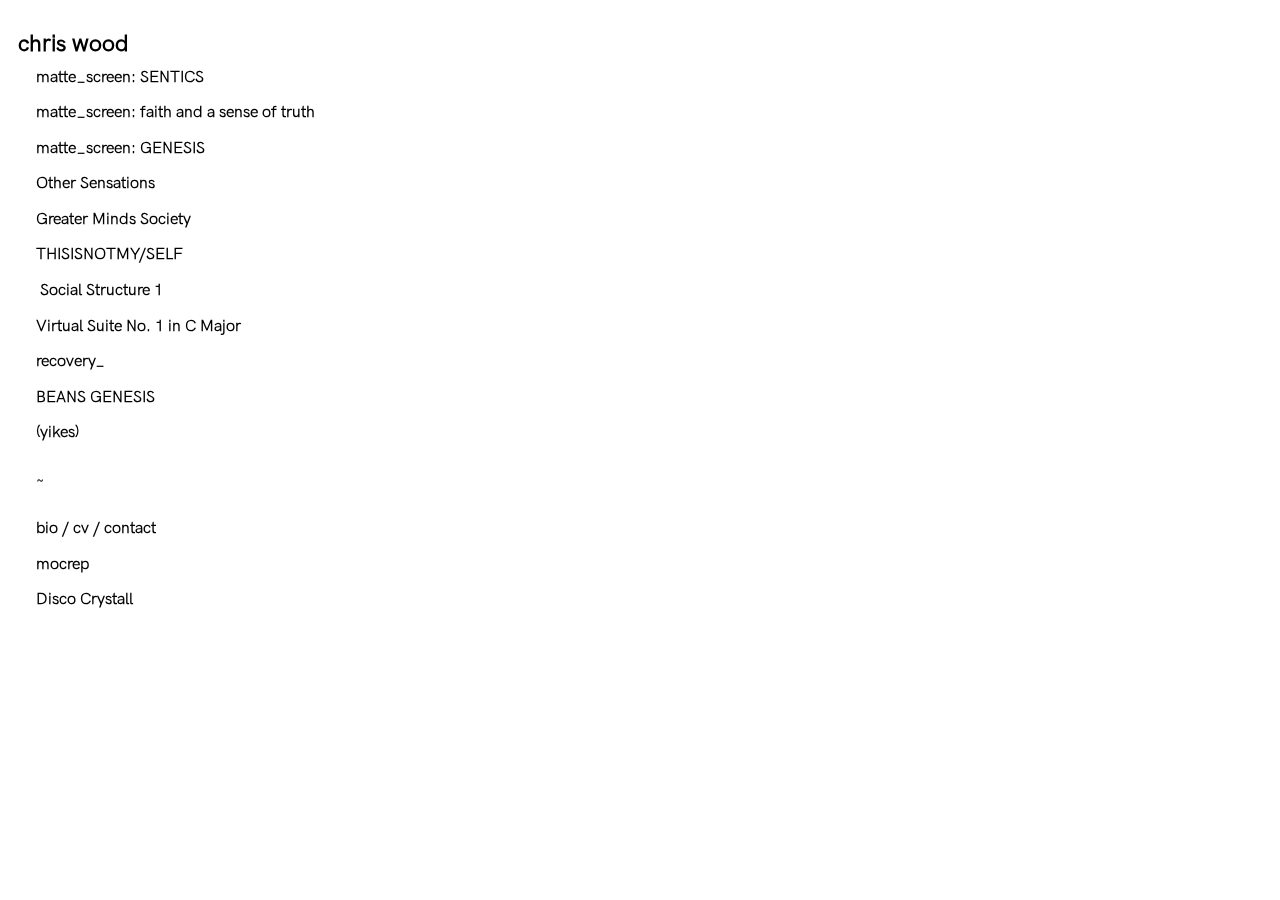
<file: index.html>
<!doctype html>
<html lang="eng"></html>
<head>
<meta charset="UTF-8">
<meta name="viewport" content="width=device-width, initial-scale=1.0">
<title>chris wood</title>
	<link href="CSS/stylesheet_v1.css" rel="stylesheet" type="text/css">
</head>

<body>
	<script src="_script/moving-sidebar.js"></script>
		
<!-- *********************************************  SIDEBAR  ********************************************* -->
		<div class="background">	
		<div class="sidebar">
											
											<!--TITLE-->
				<h1><a class="title" href="index.html" title="Go to home page"><h1> chris wood</h1></a> </h1>
				
											<!--NAV-->
				<div class="sidebar-flex">
					<a href="m_s_sentics.html"><div class="sidebar-item" id="nav1" title="matte screen VDR">
						<h5>matte_screen: SENTICS</h5></div></a>
					<a href="m_s_faith.html"><div class="sidebar-item" id="nav2" title="matte screen 01faith and a sense of truth">
						<h5>matte_screen: faith and a sense of truth</h5></div></a>
					<a href="m_s_genesis.html"><div class="sidebar-item" id="nav3" title="matte screen 00GENESIS">
						<h5>matte_screen: GENESIS</h5></div></a>
					<a href="othersensations.html"#page4""><div class="sidebar-item" id="nav4" title="Other Sensations">
						<h5>Other Sensations</h5>
						</div></a>
					<a href="GMS.html"><div class="sidebar-item" id="nav5" title="Greater Minds Society">
						<h5>Greater Minds Society</h5></div></a>
					<a href="TINMS.html"><div class="sidebar-item" id="nav6" title="This is not my self">
						<h5>THISISNOTMY/SELF</h5></div></a>
					<a href="socialstructure1.html"><div class="sidebar-item" id="nav7" title="Social Structure 1">
						<h5>&nbsp;Social Structure 1</h5></div></a>
					<a href="virtualsuite.html"><div class="sidebar-item" id="nav8">
						<h5>Virtual Suite No. 1 in C Major</h5></div></a>
					<a href="recovery.html"><div class="sidebar-item" id="nav9" title="recovery">
						<h5>recovery_</h5></div></a>
					<a href="BEANSGENESIS.html"><div class="sidebar-item" id="nav10" title="Beans genesis">
						<h5>BEANS GENESIS</h5></div></a>
					<a href="yikes.html"><div class="sidebar-item" id="nav11" title="yikes">
						<h5>&#40;yikes&#41;</h5></div></a>
	<h5>~</h5>
					<a href="about.html"><div class="sidebar-item right" id="nav12" title="bio/cv/contact">
						<h5>bio / cv / contact</h5></div></a>
					<a href="http://www.mocrep.org/" target="_blank"><div class="sidebar-item right" id="nav13" title="about mocrep">
						<h5>mocrep</h5></div></a>
					<a href="discocrystall.html"><div class="sidebar-item right" id="nav14" title="about disco crystall">
						<h5>Disco Crystall</h5></div></a>
				</div>
			</div>
</div>

</body>
</html>
</file>
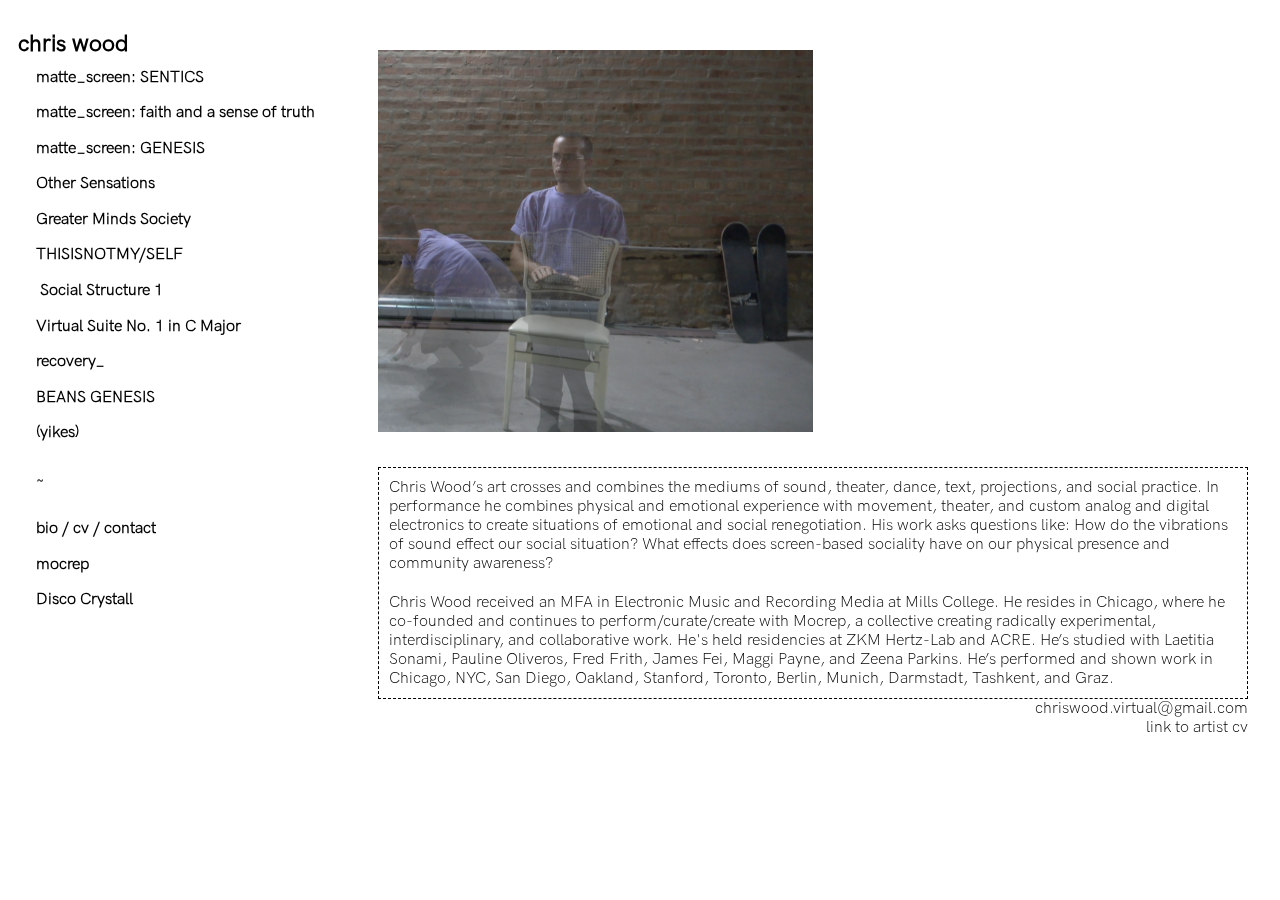
<file: about.html>
<!doctype html>
<html>
<head>
<meta charset="UTF-8">
	<title>chris wood</title>
	<link href="CSS/stylesheet_v1.css" rel="stylesheet" type="text/css">
</head>

<body>
								<!-- *********************************************  SIDEBAR  ********************************************* -->
		<div class="background">	
		<div class="sidebar">
											
											<!--TITLE-->
				<h1><a class="title" href="index.html" title="Go to home page"><h1> chris wood</h1></a> </h1>
				
											<!--NAV-->
				<div class="sidebar-flex">
					<a href="m_s_sentics.html"><div class="sidebar-item" id="nav1" title="matte screen VDR">
						<h5>matte_screen: SENTICS</h5></div></a>
					<a href="m_s_faith.html"><div class="sidebar-item" id="nav2" title="matte screen 01faith and a sense of truth">
						<h5>matte_screen: faith and a sense of truth</h5></div></a>
					<a href="m_s_genesis.html"><div class="sidebar-item" id="nav3" title="matte screen 00GENESIS">
						<h5>matte_screen: GENESIS</h5></div></a>
					<a href="othersensations.html"#page4""><div class="sidebar-item" id="nav4" title="Other Sensations">
						<h5>Other Sensations</h5>
						</div></a>
					<a href="GMS.html"><div class="sidebar-item" id="nav5" title="Greater Minds Society">
						<h5>Greater Minds Society</h5></div></a>
					<a href="TINMS.html"><div class="sidebar-item" id="nav6" title="This is not my self">
						<h5>THISISNOTMY/SELF</h5></div></a>
					<a href="socialstructure1.html"><div class="sidebar-item" id="nav7" title="Social Structure 1">
						<h5>&nbsp;Social Structure 1</h5></div></a>
					<a href="virtualsuite.html"><div class="sidebar-item" id="nav8">
						<h5>Virtual Suite No. 1 in C Major</h5></div></a>
					<a href="recovery.html"><div class="sidebar-item" id="nav9" title="recovery">
						<h5>recovery_</h5></div></a>
					<a href="BEANSGENESIS.html"><div class="sidebar-item" id="nav10" title="Beans genesis">
						<h5>BEANS GENESIS</h5></div></a>
					<a href="yikes.html"><div class="sidebar-item" id="nav11" title="yikes">
						<h5>&#40;yikes&#41;</h5></div></a>
	<h5>~</h5>
					<a href="about.html"><div class="sidebar-item right" id="nav12" title="bio/cv/contact">
						<h5>bio / cv / contact</h5></div></a>
					<a href="http://www.mocrep.org/" target="_blank"><div class="sidebar-item right" id="nav13" title="about mocrep">
						<h5>mocrep</h5></div></a>
					<a href="discocrystall.html"><div class="sidebar-item right" id="nav14" title="about disco crystall">
						<h5>Disco Crystall</h5></div></a>
				</div>
			</div>
		
		
<!-- *********************************************  MAIN CONTENT  ********************************************* -->
		<div class="maincontent"> 
			<!-- ************  BIO / CV / CONTACT  ************ -->
			<div id="page12" class="block">
				<div class="bio-image"><img src="media/4D portrait.png" style="height: 50%; width: 50%"></div>
				<div class="description-text">
					<p>Chris Wood’s art crosses and combines the mediums of sound, theater, dance, text, projections, and social practice. In performance he combines physical and emotional experience with movement, theater, and custom analog and digital electronics to create situations of emotional and social renegotiation. His work asks questions like: How do the vibrations of sound effect our social situation? What effects does screen-based sociality have on our physical presence and community awareness?</p>
					<p>Chris Wood received an MFA in Electronic Music and Recording Media at Mills College. He resides in Chicago, where he co-founded and continues to perform/curate/create with Mocrep, a collective creating radically experimental, interdisciplinary, and collaborative work. He's held residencies at ZKM Hertz-Lab and ACRE. He’s studied with Laetitia Sonami, Pauline Oliveros, Fred Frith, James Fei, Maggi Payne, and Zeena Parkins. He’s performed and shown work in Chicago, NYC, San Diego, Oakland, Stanford, Toronto, Berlin, Munich, Darmstadt, Tashkent, and Graz. 
					</p>
				</div>
				<ul class="biolinks">
				<li><a href="https://mail.google.com/mail/?view=cm&fs=1&to=chriswood.virtual@gmail.com" target="_blank">chriswood.virtual@gmail.com</a></li>
				<li><a href="pdf/CW.CV2020.pdf" target="_blank">link to artist cv</a></li>
				</ul>
				 </div>
	</div>
</body>
</html>
</file>
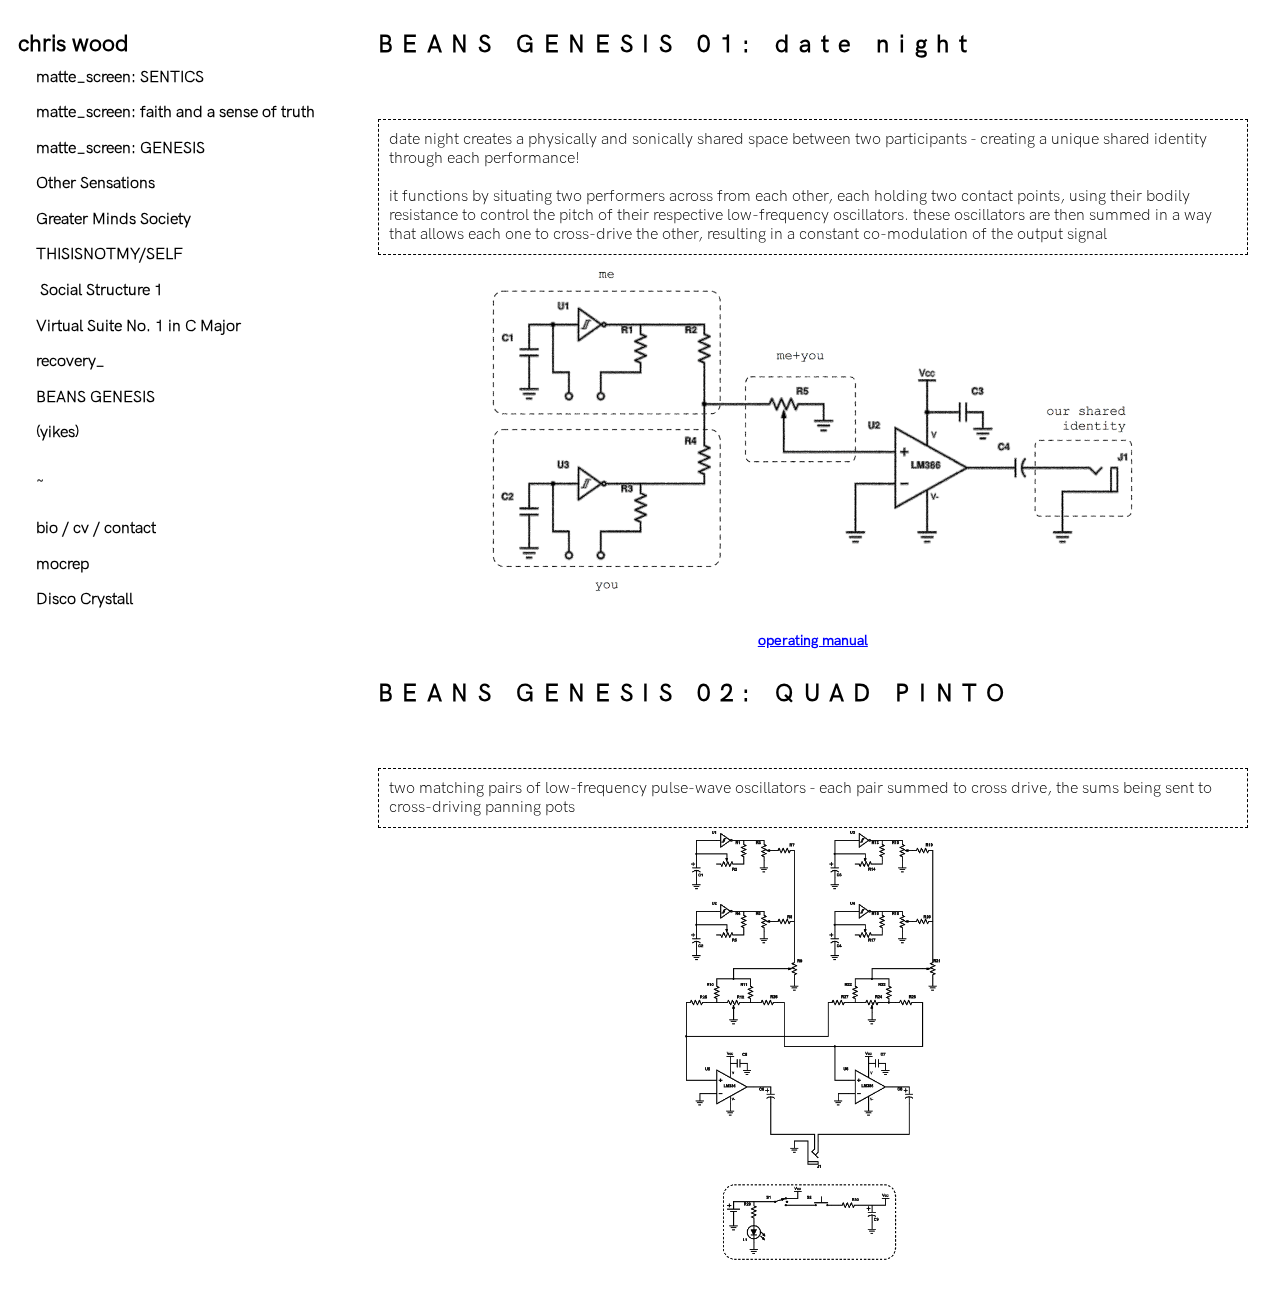
<file: BEANSGENESIS.html>
<!doctype html>
<html>
<head>
<meta charset="UTF-8">
	<title>chris wood | BEANS GENESIS</title>
	<link href="CSS/stylesheet_v1.css" rel="stylesheet" type="text/css">
</head>

<body>
						<!-- *********************************************  SIDEBAR  ********************************************* -->
		<div class="background">	
		<div class="sidebar">
											
											<!--TITLE-->
				<h1><a class="title" href="index.html" title="Go to home page"><h1> chris wood</h1></a> </h1>
				
											<!--NAV-->
				<div class="sidebar-flex">
					<a href="m_s_sentics.html"><div class="sidebar-item" id="nav1" title="matte screen VDR">
						<h5>matte_screen: SENTICS</h5></div></a>
					<a href="m_s_faith.html"><div class="sidebar-item" id="nav2" title="matte screen 01faith and a sense of truth">
						<h5>matte_screen: faith and a sense of truth</h5></div></a>
					<a href="m_s_genesis.html"><div class="sidebar-item" id="nav3" title="matte screen 00GENESIS">
						<h5>matte_screen: GENESIS</h5></div></a>
					<a href="othersensations.html"#page4""><div class="sidebar-item" id="nav4" title="Other Sensations">
						<h5>Other Sensations</h5>
						</div></a>
					<a href="GMS.html"><div class="sidebar-item" id="nav5" title="Greater Minds Society">
						<h5>Greater Minds Society</h5></div></a>
					<a href="TINMS.html"><div class="sidebar-item" id="nav6" title="This is not my self">
						<h5>THISISNOTMY/SELF</h5></div></a>
					<a href="socialstructure1.html"><div class="sidebar-item" id="nav7" title="Social Structure 1">
						<h5>&nbsp;Social Structure 1</h5></div></a>
					<a href="virtualsuite.html"><div class="sidebar-item" id="nav8">
						<h5>Virtual Suite No. 1 in C Major</h5></div></a>
					<a href="recovery.html"><div class="sidebar-item" id="nav9" title="recovery">
						<h5>recovery_</h5></div></a>
					<a href="BEANSGENESIS.html"><div class="sidebar-item" id="nav10" title="Beans genesis">
						<h5>BEANS GENESIS</h5></div></a>
					<a href="yikes.html"><div class="sidebar-item" id="nav11" title="yikes">
						<h5>&#40;yikes&#41;</h5></div></a>
	<h5>~</h5>
					<a href="about.html"><div class="sidebar-item right" id="nav12" title="bio/cv/contact">
						<h5>bio / cv / contact</h5></div></a>
					<a href="http://www.mocrep.org/" target="_blank"><div class="sidebar-item right" id="nav13" title="about mocrep">
						<h5>mocrep</h5></div></a>
					<a href="discocrystall.html"><div class="sidebar-item right" id="nav14" title="about disco crystall">
						<h5>Disco Crystall</h5></div></a>
				</div>
			</div>
		
		
<!-- *********************************************  MAIN CONTENT  ********************************************* -->
		<div class="maincontent"> 
					<!-- ************  BEANS GENESIS  ************ -->
			<div id="page9" class="block">
				<h2>BEANS GENESIS 01: date night</h2>
				<div class="description-text">
					<p>date night creates a physically and sonically shared space between two participants - creating a unique shared identity through each performance!
					</br></br>
					it functions by situating two performers across from each other, each holding two contact points, using their bodily resistance to control the pitch of their respective low-frequency oscillators. these oscillators are then summed in a way that allows each one to cross-drive the other, resulting in a constant co-modulation of the output signal
					</p>
				</div>
				<div style="text-align: center"><img src="media/BG01.png" width="75%"></div>
				<div style="text-align: center"><a href="pdf/BG01_manual.pdf"><h4 style="text-decoration: underline; color: blue">operating manual</h4></a></div>
			<h2>BEANS GENESIS 02: QUAD PINTO</h2>
				<div class="description-text">
					<p>two matching pairs of low-frequency pulse-wave oscillators - each pair summed to cross drive, the sums being sent to cross-driving panning pots
					</p>
				</div>
				<div style="text-align: center"><img src="media/BG02.png" width="30%"></div>
				<div style="text-align: center"><iframe style="border: 0; width: 100%; height: 42px;" src="https://bandcamp.com/EmbeddedPlayer/album=2054981537/size=small/bgcol=ffffff/linkcol=333333/track=2038936302/transparent=true/" seamless><a href="http://chriswoodworldwide.bandcamp.com/album/selected-works">selected works by Chris Wood</a></iframe></div>
			</div>
</div>
</body>
</html>
</file>
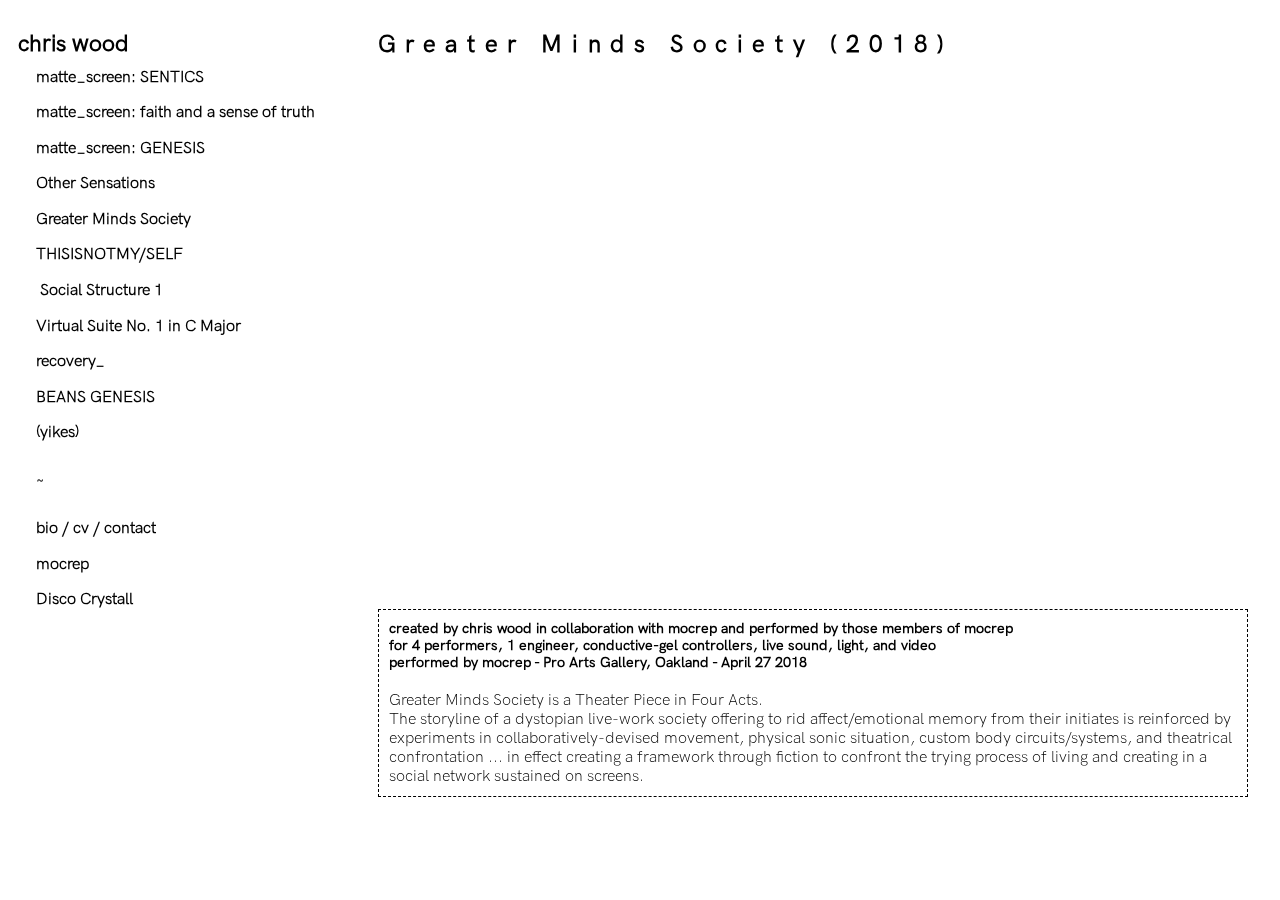
<file: GMS.html>
<!doctype html>
<html>
<head>
<meta charset="UTF-8">
	<title>chris wood | Greater Minds Society</title>
	<link href="CSS/stylesheet_v1.css" rel="stylesheet" type="text/css">
</head>

<body>
			<!-- *********************************************  SIDEBAR  ********************************************* -->
		<div class="background">	
		<div class="sidebar">
											
											<!--TITLE-->
				<h1><a class="title" href="index.html" title="Go to home page"><h1> chris wood</h1></a> </h1>
				
											<!--NAV-->
				<div class="sidebar-flex">
					<a href="m_s_sentics.html"><div class="sidebar-item" id="nav1" title="matte screen VDR">
						<h5>matte_screen: SENTICS</h5></div></a>
					<a href="m_s_faith.html"><div class="sidebar-item" id="nav2" title="matte screen 01faith and a sense of truth">
						<h5>matte_screen: faith and a sense of truth</h5></div></a>
					<a href="m_s_genesis.html"><div class="sidebar-item" id="nav3" title="matte screen 00GENESIS">
						<h5>matte_screen: GENESIS</h5></div></a>
					<a href="othersensations.html"#page4""><div class="sidebar-item" id="nav4" title="Other Sensations">
						<h5>Other Sensations</h5>
						</div></a>
					<a href="GMS.html"><div class="sidebar-item" id="nav5" title="Greater Minds Society">
						<h5>Greater Minds Society</h5></div></a>
					<a href="TINMS.html"><div class="sidebar-item" id="nav6" title="This is not my self">
						<h5>THISISNOTMY/SELF</h5></div></a>
					<a href="socialstructure1.html"><div class="sidebar-item" id="nav7" title="Social Structure 1">
						<h5>&nbsp;Social Structure 1</h5></div></a>
					<a href="virtualsuite.html"><div class="sidebar-item" id="nav8">
						<h5>Virtual Suite No. 1 in C Major</h5></div></a>
					<a href="recovery.html"><div class="sidebar-item" id="nav9" title="recovery">
						<h5>recovery_</h5></div></a>
					<a href="BEANSGENESIS.html"><div class="sidebar-item" id="nav10" title="Beans genesis">
						<h5>BEANS GENESIS</h5></div></a>
					<a href="yikes.html"><div class="sidebar-item" id="nav11" title="yikes">
						<h5>&#40;yikes&#41;</h5></div></a>
	<h5>~</h5>
					<a href="about.html"><div class="sidebar-item right" id="nav12" title="bio/cv/contact">
						<h5>bio / cv / contact</h5></div></a>
					<a href="http://www.mocrep.org/" target="_blank"><div class="sidebar-item right" id="nav13" title="about mocrep">
						<h5>mocrep</h5></div></a>
					<a href="discocrystall.html"><div class="sidebar-item right" id="nav14" title="about disco crystall">
						<h5>Disco Crystall</h5></div></a>
				</div>
			</div>
		
		
<!-- *********************************************  MAIN CONTENT  ********************************************* -->
		<div class="maincontent"> 
					<!-- ************  Greater Minds Society  ************ -->
		 	 <div id="page5" class="block">
				<h2>Greater Minds Society (2018)</h2>
					<div style="padding:56.25% 0 0 0;position:relative;"><iframe src="https://www.youtube.com/embed/zwrZq0gunEQ?controls=0" style="position:absolute;top:0;left:0;width:100%;height:100%;" frameborder="0" allow="autoplay; fullscreen" allowfullscreen></iframe></div>
				<div class="description-text">
					 <h4>created by chris wood in collaboration with mocrep and performed by those members of mocrep
					 </br>for 4 performers, 1 engineer, conductive-gel controllers, live sound, light, and video
					 </br>performed by mocrep - Pro Arts Gallery, Oakland - April 27 2018</h4>
					<p>Greater Minds Society is a Theater Piece in Four Acts. 
					</br>The storyline of a dystopian live-work society offering to rid affect/emotional memory from their initiates is reinforced by experiments in collaboratively-devised movement, physical sonic situation, custom body circuits/systems, and theatrical confrontation ... in effect creating a framework through fiction to confront the trying process of living and creating in a social network sustained on screens.</p>
				</div>
				 </div>
</div>
</body>
</html>
</file>
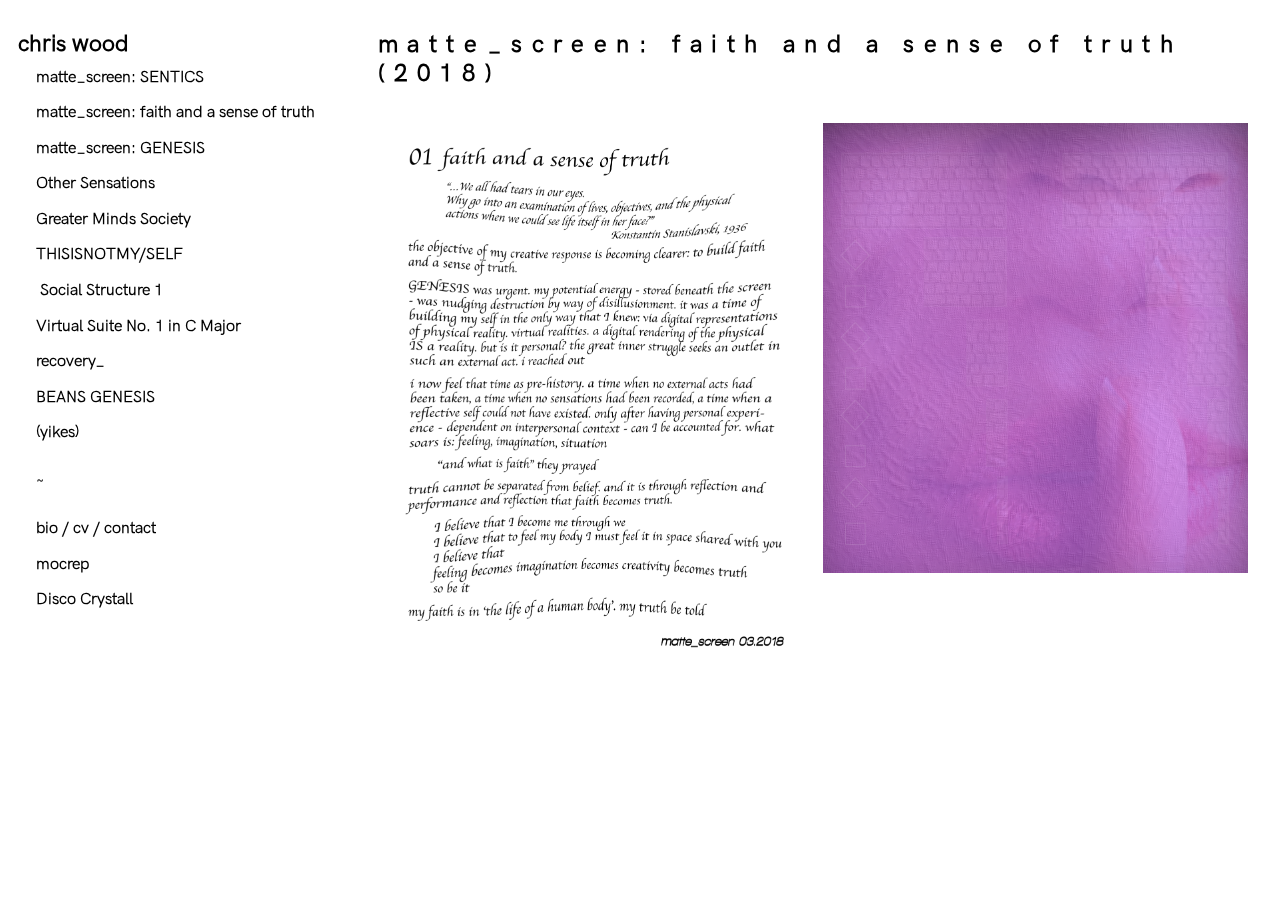
<file: m_s_faith.html>
<!doctype html>
<html>
<head>
<meta charset="UTF-8">
	<title>matte_screen | faith and a sense of truth</title>
	<link href="CSS/stylesheet_v1.css" rel="stylesheet" type="text/css">
</head>

<body>
	<!-- *********************************************  SIDEBAR  ********************************************* -->
		<div class="background">	
		<div class="sidebar">
											
											<!--TITLE-->
				<h1><a class="title" href="index.html" title="Go to home page"><h1> chris wood</h1></a> </h1>
				
											<!--NAV-->
				<div class="sidebar-flex">
					<a href="m_s_sentics.html"><div class="sidebar-item" id="nav1" title="matte screen VDR">
						<h5>matte_screen: SENTICS</h5></div></a>
					<a href="m_s_faith.html"><div class="sidebar-item" id="nav2" title="matte screen 01faith and a sense of truth">
						<h5>matte_screen: faith and a sense of truth</h5></div></a>
					<a href="m_s_genesis.html"><div class="sidebar-item" id="nav3" title="matte screen 00GENESIS">
						<h5>matte_screen: GENESIS</h5></div></a>
					<a href="othersensations.html"#page4""><div class="sidebar-item" id="nav4" title="Other Sensations">
						<h5>Other Sensations</h5>
						</div></a>
					<a href="GMS.html"><div class="sidebar-item" id="nav5" title="Greater Minds Society">
						<h5>Greater Minds Society</h5></div></a>
					<a href="TINMS.html"><div class="sidebar-item" id="nav6" title="This is not my self">
						<h5>THISISNOTMY/SELF</h5></div></a>
					<a href="socialstructure1.html"><div class="sidebar-item" id="nav7" title="Social Structure 1">
						<h5>&nbsp;Social Structure 1</h5></div></a>
					<a href="virtualsuite.html"><div class="sidebar-item" id="nav8">
						<h5>Virtual Suite No. 1 in C Major</h5></div></a>
					<a href="recovery.html"><div class="sidebar-item" id="nav9" title="recovery">
						<h5>recovery_</h5></div></a>
					<a href="BEANSGENESIS.html"><div class="sidebar-item" id="nav10" title="Beans genesis">
						<h5>BEANS GENESIS</h5></div></a>
					<a href="yikes.html"><div class="sidebar-item" id="nav11" title="yikes">
						<h5>&#40;yikes&#41;</h5></div></a>
	<h5>~</h5>
					<a href="about.html"><div class="sidebar-item right" id="nav12" title="bio/cv/contact">
						<h5>bio / cv / contact</h5></div></a>
					<a href="http://www.mocrep.org/" target="_blank"><div class="sidebar-item right" id="nav13" title="about mocrep">
						<h5>mocrep</h5></div></a>
					<a href="discocrystall.html"><div class="sidebar-item right" id="nav14" title="about disco crystall">
						<h5>Disco Crystall</h5></div></a>
				</div>
			</div>

<!-- *********************************************  MAIN CONTENT  ********************************************* -->
		<div class="maincontent"> 
			
				
		<!-- ************  matte_screen FAITH and a SENSE OF TRUTH  ************ -->
			<div id="page1" class="block">
				<h2>matte_screen: faith and a sense of truth (2018)</h2>
				<div class="FAITH-images">
					<div class="FAITH-item"><img src="media/FAITH_text.png"></div>
					<div class="FAITH-item"><img src="media/FAITH_cover.png" style="height: 450px"> <iframe width="100%" height="200" scrolling="no" frameborder="no" allow="autoplay" src="https://w.soundcloud.com/player/?url=https%3A//api.soundcloud.com/playlists/460453539&color=%23ba70c4&auto_play=false&hide_related=false&show_comments=true&show_user=true&show_reposts=false&show_teaser=true&visual=true"></iframe></div>
				</div> 
				
			</div>
		</div>
</body>
</html>
</file>
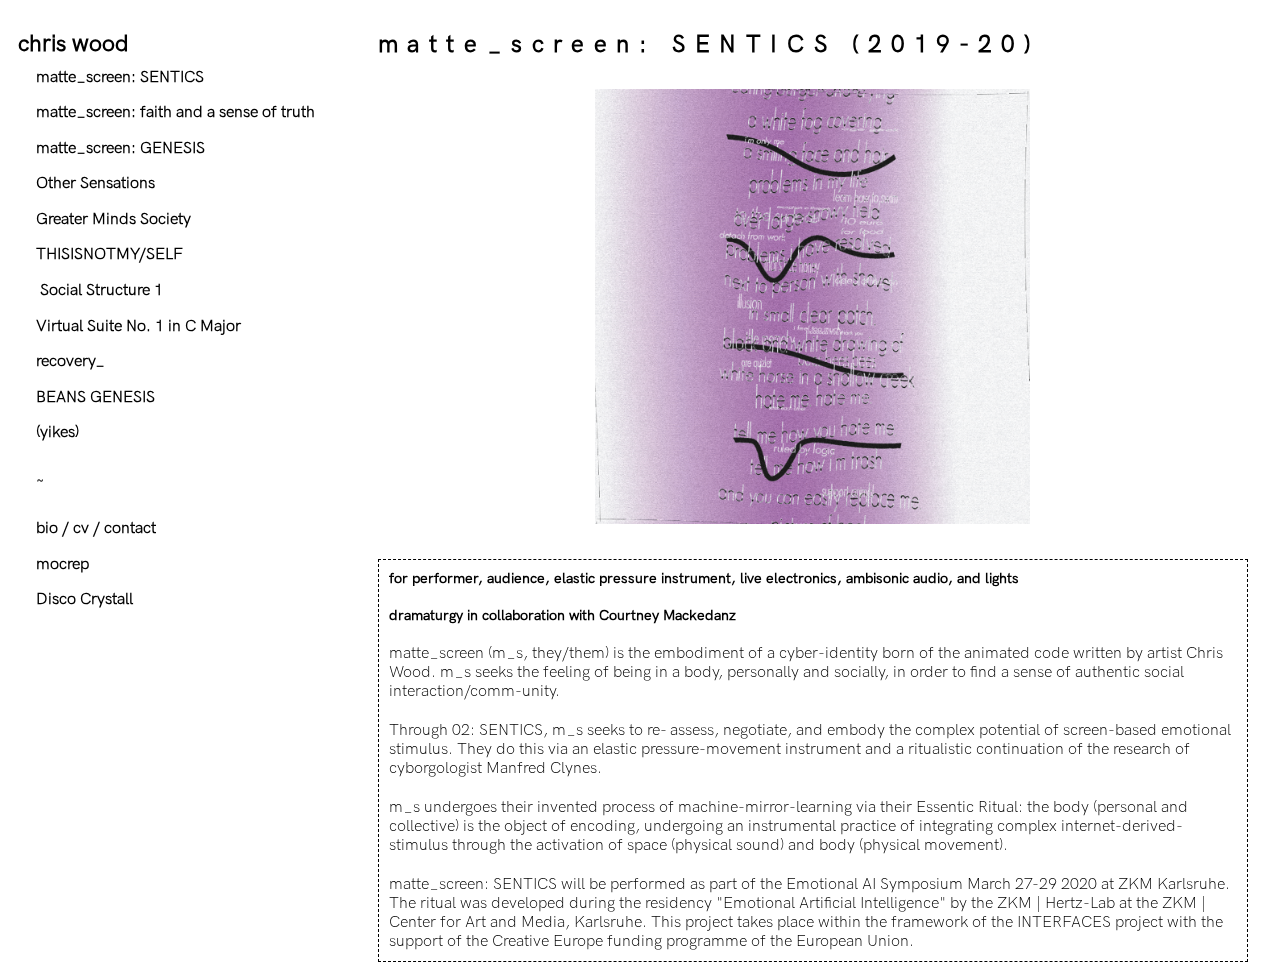
<file: m_s_sentics.html>
<!doctype html>
<html>
<head>
<meta charset="UTF-8">
	<title>matte_screen | SENTICS</title>
	<link href="CSS/stylesheet_v1.css" rel="stylesheet" type="text/css">
</head>

<body>
<!-- *********************************************  SIDEBAR  ********************************************* -->
		<div class="background">	
		<div class="sidebar">
											
											<!--TITLE-->
				<h1><a class="title" href="index.html" title="Go to home page"><h1> chris wood</h1></a> </h1>
				
											<!--NAV-->
				<div class="sidebar-flex">
					<a href="m_s_sentics.html"><div class="sidebar-item" id="nav1" title="matte screen VDR">
						<h5>matte_screen: SENTICS</h5></div></a>
					<a href="m_s_faith.html"><div class="sidebar-item" id="nav2" title="matte screen 01faith and a sense of truth">
						<h5>matte_screen: faith and a sense of truth</h5></div></a>
					<a href="m_s_genesis.html"><div class="sidebar-item" id="nav3" title="matte screen 00GENESIS">
						<h5>matte_screen: GENESIS</h5></div></a>
					<a href="othersensations.html"#page4""><div class="sidebar-item" id="nav4" title="Other Sensations">
						<h5>Other Sensations</h5>
						</div></a>
					<a href="GMS.html"><div class="sidebar-item" id="nav5" title="Greater Minds Society">
						<h5>Greater Minds Society</h5></div></a>
					<a href="TINMS.html"><div class="sidebar-item" id="nav6" title="This is not my self">
						<h5>THISISNOTMY/SELF</h5></div></a>
					<a href="socialstructure1.html"><div class="sidebar-item" id="nav7" title="Social Structure 1">
						<h5>&nbsp;Social Structure 1</h5></div></a>
					<a href="virtualsuite.html"><div class="sidebar-item" id="nav8">
						<h5>Virtual Suite No. 1 in C Major</h5></div></a>
					<a href="recovery.html"><div class="sidebar-item" id="nav9" title="recovery">
						<h5>recovery_</h5></div></a>
					<a href="BEANSGENESIS.html"><div class="sidebar-item" id="nav10" title="Beans genesis">
						<h5>BEANS GENESIS</h5></div></a>
					<a href="yikes.html"><div class="sidebar-item" id="nav11" title="yikes">
						<h5>&#40;yikes&#41;</h5></div></a>
	<h5>~</h5>
					<a href="about.html"><div class="sidebar-item right" id="nav12" title="bio/cv/contact">
						<h5>bio / cv / contact</h5></div></a>
					<a href="http://www.mocrep.org/" target="_blank"><div class="sidebar-item right" id="nav13" title="about mocrep">
						<h5>mocrep</h5></div></a>
					<a href="discocrystall.html"><div class="sidebar-item right" id="nav14" title="about disco crystall">
						<h5>Disco Crystall</h5></div></a>
				</div>
			</div>
		
		
<!-- *********************************************  MAIN CONTENT  ********************************************* -->
		<div class="maincontent"> 
			
				
		<!-- ************  matte_screen SENTICS  ************ -->
			<div id="page1" class="block">
				<h2>matte_screen: SENTICS (2019-20)</h2>
				<div class="SENTICS-images">
					<div class="SENTICS-item" style="text-align: center"><img src="media/SENTICS_graphic.png" style="width: 50%"></div>
				</div> 
				<div class="description-text">
				<h4>for performer, audience, elastic pressure instrument, live electronics, ambisonic audio, and lights</h4>
				<h4>dramaturgy in collaboration with Courtney Mackedanz</h4>
				<p> matte_screen (m_s, they/them) is the embodiment of a cyber-identity born of the animated code written by artist Chris Wood. m_s seeks the feeling of being in a body, personally and socially, in order to find a sense of authentic social interaction/comm-unity.</p>
				<p>
				Through 02: SENTICS, m_s seeks to re- assess, negotiate, and embody the complex potential of screen-based emotional stimulus. They do this via an elastic pressure-movement instrument and a ritualistic continuation of the research of cyborgologist Manfred Clynes.</p>
				<p>
				m_s undergoes their invented process of machine-mirror-learning via their Essentic Ritual: the body (personal and collective) is the object of encoding, undergoing an instrumental practice of integrating complex internet-derived-stimulus through the activation of space (physical sound) and body (physical movement). </p>
				<p>
				matte_screen: SENTICS will be performed as part of the Emotional AI Symposium March 27-29 2020 at ZKM Karlsruhe. The ritual was developed during the residency "Emotional Artificial Intelligence" by the ZKM | Hertz-Lab at the ZKM | Center for Art and Media, Karlsruhe. This project takes place within the framework of the INTERFACES project with the support of the Creative Europe funding programme of the European Union.
				</p>
				</div>
			</div>
</body>
</html>
</file>
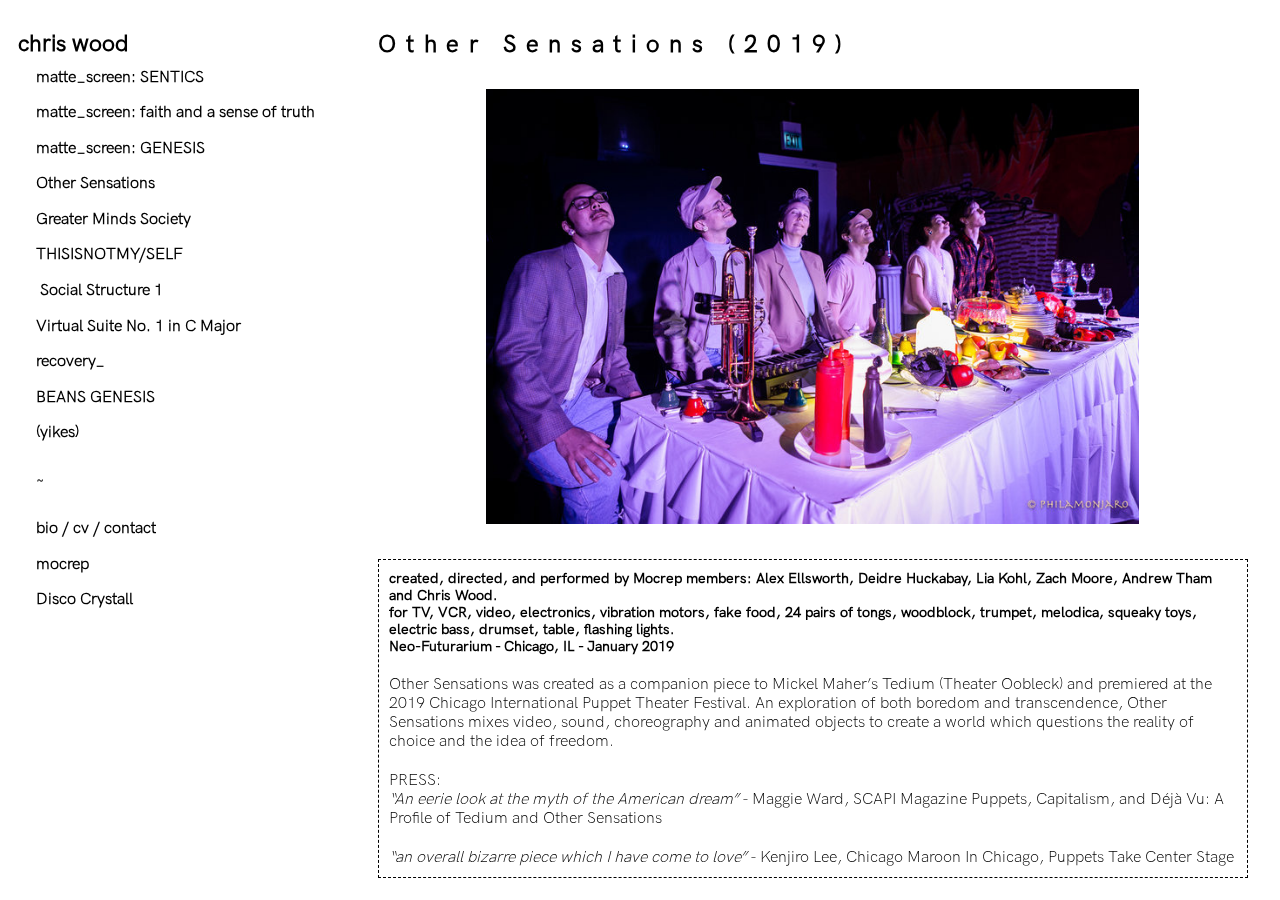
<file: othersensations.html>
<!doctype html>
<html>
<head>
<meta charset="UTF-8">
	<title>chris wood | Other Sensations</title>
	<link href="CSS/stylesheet_v1.css" rel="stylesheet" type="text/css">
</head>

<body>
		<!-- *********************************************  SIDEBAR  ********************************************* -->
		<div class="background">	
		<div class="sidebar">
											
											<!--TITLE-->
				<h1><a class="title" href="index.html" title="Go to home page"><h1> chris wood</h1></a> </h1>
				
											<!--NAV-->
				<div class="sidebar-flex">
					<a href="m_s_sentics.html"><div class="sidebar-item" id="nav1" title="matte screen VDR">
						<h5>matte_screen: SENTICS</h5></div></a>
					<a href="m_s_faith.html"><div class="sidebar-item" id="nav2" title="matte screen 01faith and a sense of truth">
						<h5>matte_screen: faith and a sense of truth</h5></div></a>
					<a href="m_s_genesis.html"><div class="sidebar-item" id="nav3" title="matte screen 00GENESIS">
						<h5>matte_screen: GENESIS</h5></div></a>
					<a href="othersensations.html"#page4""><div class="sidebar-item" id="nav4" title="Other Sensations">
						<h5>Other Sensations</h5>
						</div></a>
					<a href="GMS.html"><div class="sidebar-item" id="nav5" title="Greater Minds Society">
						<h5>Greater Minds Society</h5></div></a>
					<a href="TINMS.html"><div class="sidebar-item" id="nav6" title="This is not my self">
						<h5>THISISNOTMY/SELF</h5></div></a>
					<a href="socialstructure1.html"><div class="sidebar-item" id="nav7" title="Social Structure 1">
						<h5>&nbsp;Social Structure 1</h5></div></a>
					<a href="virtualsuite.html"><div class="sidebar-item" id="nav8">
						<h5>Virtual Suite No. 1 in C Major</h5></div></a>
					<a href="recovery.html"><div class="sidebar-item" id="nav9" title="recovery">
						<h5>recovery_</h5></div></a>
					<a href="BEANSGENESIS.html"><div class="sidebar-item" id="nav10" title="Beans genesis">
						<h5>BEANS GENESIS</h5></div></a>
					<a href="yikes.html"><div class="sidebar-item" id="nav11" title="yikes">
						<h5>&#40;yikes&#41;</h5></div></a>
	<h5>~</h5>
					<a href="about.html"><div class="sidebar-item right" id="nav12" title="bio/cv/contact">
						<h5>bio / cv / contact</h5></div></a>
					<a href="http://www.mocrep.org/" target="_blank"><div class="sidebar-item right" id="nav13" title="about mocrep">
						<h5>mocrep</h5></div></a>
					<a href="discocrystall.html"><div class="sidebar-item right" id="nav14" title="about disco crystall">
						<h5>Disco Crystall</h5></div></a>
				</div>
			</div>
		
		
<!-- *********************************************  MAIN CONTENT  ********************************************* -->
		<div class="maincontent"> 
					<!-- ************  Other Sensations  ************ -->
		  	<div id="page4" class="block">
				<h2>Other Sensations (2019)</h2>
				<div style="text-align: center"><img src="media/othersensations.jpg" style="width: 75%"/></div>
				<div class="description-text">
					<h4>created, directed, and performed by Mocrep members: Alex Ellsworth, Deidre Huckabay, Lia Kohl, Zach Moore, Andrew Tham and Chris Wood. </br>for TV, VCR, video, electronics, vibration motors, fake food, 24 pairs of tongs, woodblock, trumpet, melodica, squeaky toys, electric bass, drumset, table, flashing lights.
					</br>Neo-Futurarium - Chicago, IL - January 2019</h4>

					<p>Other Sensations was created as a companion piece to Mickel Maher’s Tedium (Theater Oobleck) and premiered at the 2019 Chicago International Puppet Theater Festival. An exploration of both boredom and transcendence, Other Sensations mixes video, sound, choreography and animated objects to create a world which questions the reality of choice and the idea of freedom. </p>

					<p>PRESS:</br>
					<em>“An eerie look at the myth of the American dream”</em> - Maggie Ward, SCAPI Magazine Puppets, Capitalism, and Déjà Vu: A Profile of Tedium and Other Sensations</p>

					<p><em>“an overall bizarre piece which I have come to love”</em> - Kenjiro Lee, Chicago Maroon In Chicago, Puppets Take Center Stage</p>
				</div>
		  	</div>
</div>
</body>
</html>
</file>
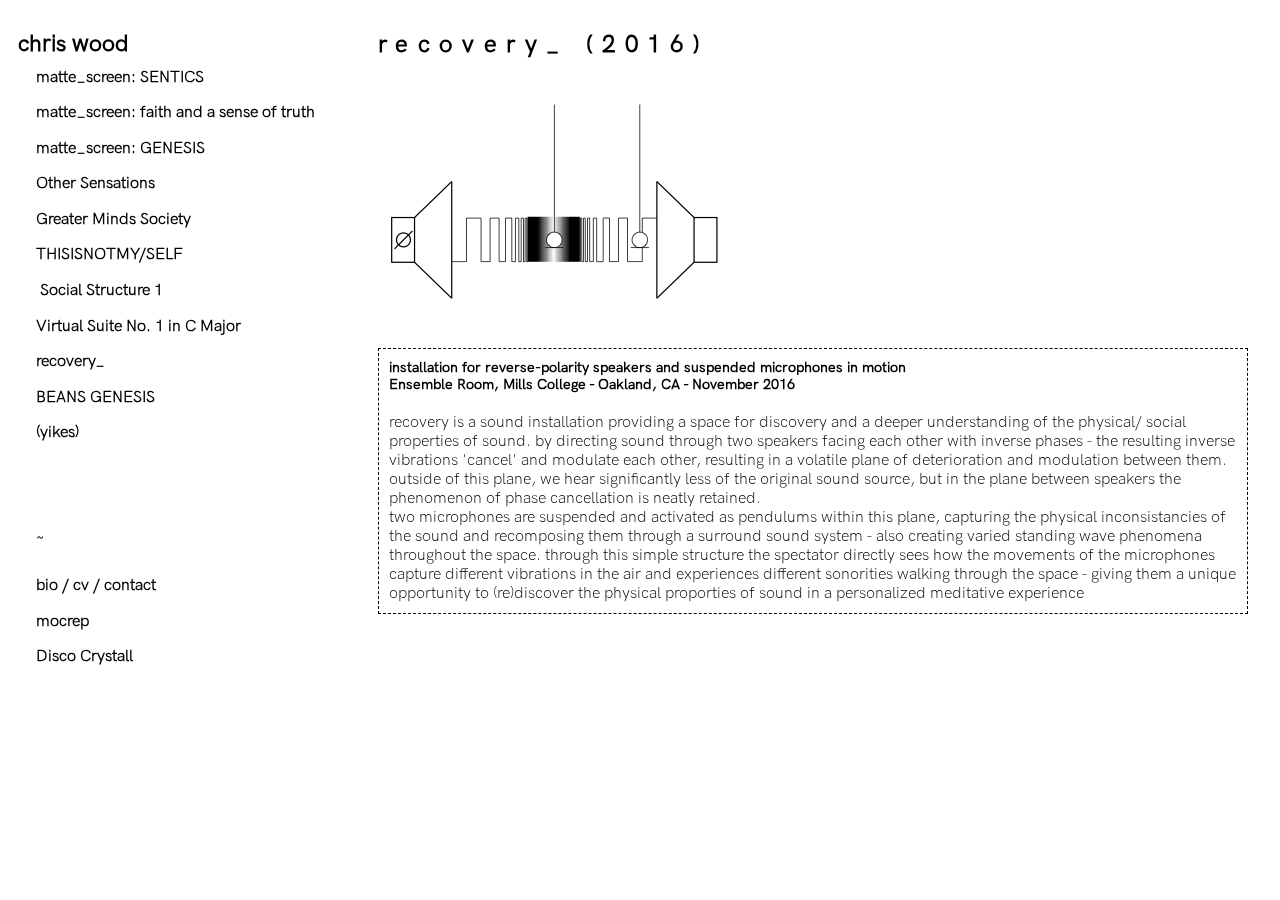
<file: recovery.html>
<!doctype html>
<html>
<head>
<meta charset="UTF-8">
	<title>chris wood | recovery_</title>
	<link href="CSS/stylesheet_v1.css" rel="stylesheet" type="text/css">
</head>

<body>
					<!-- *********************************************  SIDEBAR  ********************************************* -->
		<div class="background">	
		<div class="sidebar">
											
											<!--TITLE-->
				<h1><a class="title" href="index.html" title="Go to home page"><h1> chris wood</h1></a> </h1>
				
											<!--NAV-->
				<div class="sidebar-flex">
					<a href="m_s_sentics.html"><div class="sidebar-item" id="nav1" title="matte screen VDR">
						<h5>matte_screen: SENTICS</h5></div></a>
					<a href="m_s_faith.html"><div class="sidebar-item" id="nav2" title="matte screen 01faith and a sense of truth">
						<h5>matte_screen: faith and a sense of truth</h5></div></a>
					<a href="m_s_genesis.html"><div class="sidebar-item" id="nav3" title="matte screen 00GENESIS">
						<h5>matte_screen: GENESIS</h5></div></a>
					<a href="othersensations.html"#page4""><div class="sidebar-item" id="nav4" title="Other Sensations">
						<h5>Other Sensations</h5>
						</div></a>
					<a href="GMS.html"><div class="sidebar-item" id="nav5" title="Greater Minds Society">
						<h5>Greater Minds Society</h5></div></a>
					<a href="TINMS.html"><div class="sidebar-item" id="nav6" title="This is not my self">
						<h5>THISISNOTMY/SELF</h5></div></a>
					<a href="socialstructure1.html"><div class="sidebar-item" id="nav7" title="Social Structure 1">
						<h5>&nbsp;Social Structure 1</h5></div></a>
					<a href="virtualsuite.html"><div class="sidebar-item" id="nav8">
						<h5>Virtual Suite No. 1 in C Major</h5></div></a>
					<a href="recovery.html"><div class="sidebar-item" id="nav9" title="recovery">
						<h5>recovery_</h5></div></a>
					<a href="BEANSGENESIS.html"><div class="sidebar-item" id="nav10" title="Beans genesis">
						<h5>BEANS GENESIS</h5></div></a>
					<a href="yikes.html"><div class="sidebar-item" id="nav11" title="yikes">
						<h5>&#40;yikes&#41;</h5></div></a>
					</br>
					</br>
					</br>
	<h5>~</h5>
					<a href="about.html"><div class="sidebar-item right" id="nav12" title="bio/cv/contact">
						<h5>bio / cv / contact</h5></div></a>
					<a href="http://www.mocrep.org/" target="_blank"><div class="sidebar-item right" id="nav13" title="about mocrep">
						<h5>mocrep</h5></div></a>
					<a href="discocrystall.html"><div class="sidebar-item right" id="nav14" title="about disco crystall">
						<h5>Disco Crystall</h5></div></a>
				</div>
			</div>
		
		
<!-- *********************************************  MAIN CONTENT  ********************************************* -->
		<div class="maincontent"> 
					<!-- ************  recover_  ************ -->
			<div id="page9" class="block">
				<h2>recovery_ (2016)</h2>
				<img src="media/recovery.png"/>
				<div class="description-text">
					<h4>installation for reverse-polarity speakers and suspended microphones in motion
						</br>Ensemble Room, Mills College - Oakland, CA - November 2016</h4>
					<p>recovery is a sound installation providing a space for discovery and a deeper understanding of the physical/ social properties of sound. by directing sound through two speakers facing each other with inverse phases - the resulting inverse vibrations 'cancel' and modulate each other, resulting in a volatile plane of deterioration and modulation between them. outside of this plane, we hear significantly less of the original sound source, but in the plane between speakers the phenomenon of phase cancellation is neatly retained.
					</br>
					two microphones are suspended and activated as pendulums within this plane, capturing the physical inconsistancies of the sound and recomposing them through a surround sound system - also creating varied standing wave phenomena throughout the space. through this simple structure the spectator directly sees how the movements of the microphones capture different vibrations in the air and experiences different sonorities walking through the space - giving them a unique opportunity to (re)discover the physical proporties of sound in a personalized meditative experience
					</p>
				</div>
			</div>
</div>
</body>
</html>
</file>
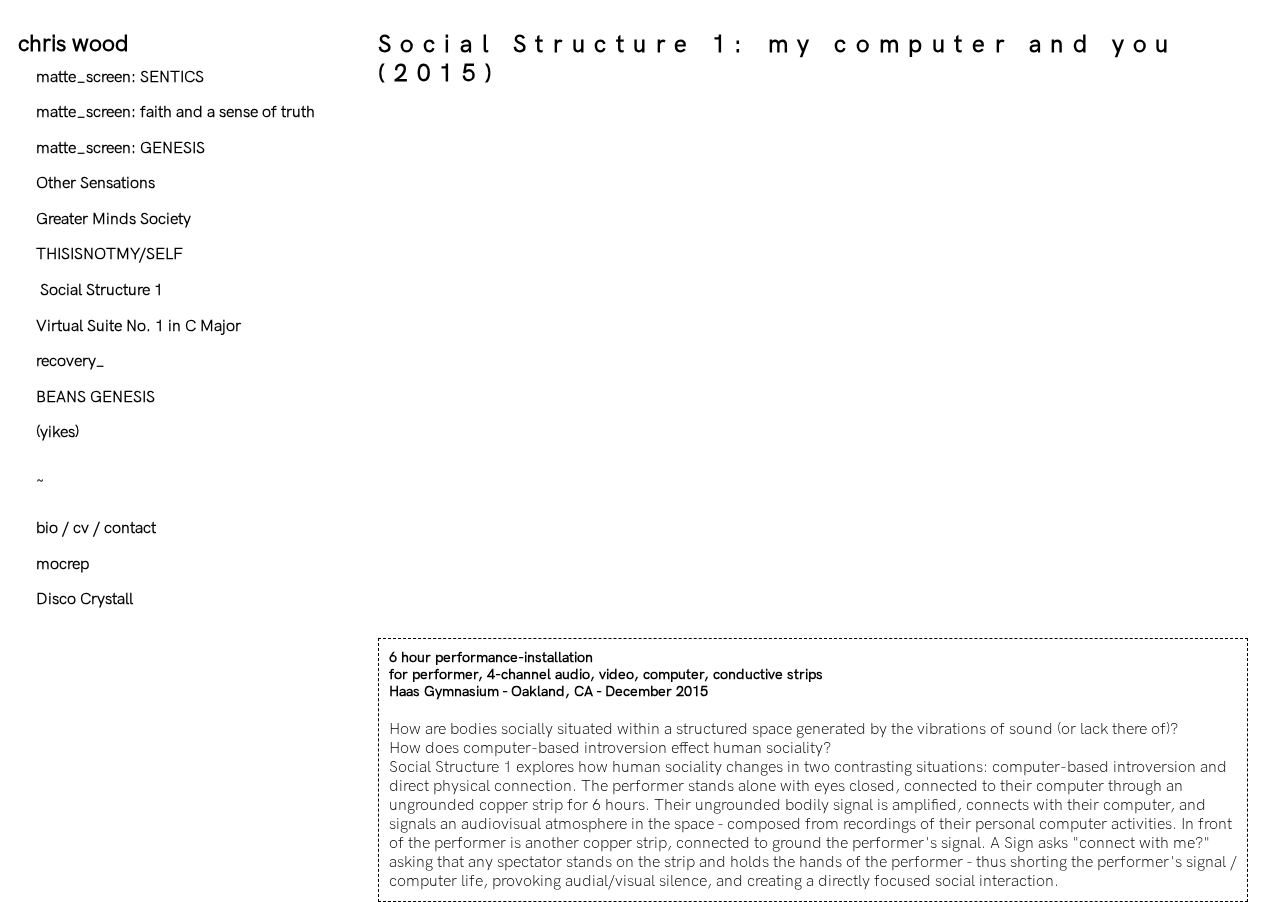
<file: socialstructure1.html>
<!doctype html>
<html>
<head>
<meta charset="UTF-8">
	<title>chris wood | social structure 1</title>
	<link href="CSS/stylesheet_v1.css" rel="stylesheet" type="text/css">
</head>

<body>
				<!-- *********************************************  SIDEBAR  ********************************************* -->
		<div class="background">	
		<div class="sidebar">
											
											<!--TITLE-->
				<h1><a class="title" href="index.html" title="Go to home page"><h1> chris wood</h1></a> </h1>
				
											<!--NAV-->
				<div class="sidebar-flex">
					<a href="m_s_sentics.html"><div class="sidebar-item" id="nav1" title="matte screen VDR">
						<h5>matte_screen: SENTICS</h5></div></a>
					<a href="m_s_faith.html"><div class="sidebar-item" id="nav2" title="matte screen 01faith and a sense of truth">
						<h5>matte_screen: faith and a sense of truth</h5></div></a>
					<a href="m_s_genesis.html"><div class="sidebar-item" id="nav3" title="matte screen 00GENESIS">
						<h5>matte_screen: GENESIS</h5></div></a>
					<a href="othersensations.html"#page4""><div class="sidebar-item" id="nav4" title="Other Sensations">
						<h5>Other Sensations</h5>
						</div></a>
					<a href="GMS.html"><div class="sidebar-item" id="nav5" title="Greater Minds Society">
						<h5>Greater Minds Society</h5></div></a>
					<a href="TINMS.html"><div class="sidebar-item" id="nav6" title="This is not my self">
						<h5>THISISNOTMY/SELF</h5></div></a>
					<a href="socialstructure1.html"><div class="sidebar-item" id="nav7" title="Social Structure 1">
						<h5>&nbsp;Social Structure 1</h5></div></a>
					<a href="virtualsuite.html"><div class="sidebar-item" id="nav8">
						<h5>Virtual Suite No. 1 in C Major</h5></div></a>
					<a href="recovery.html"><div class="sidebar-item" id="nav9" title="recovery">
						<h5>recovery_</h5></div></a>
					<a href="BEANSGENESIS.html"><div class="sidebar-item" id="nav10" title="Beans genesis">
						<h5>BEANS GENESIS</h5></div></a>
					<a href="yikes.html"><div class="sidebar-item" id="nav11" title="yikes">
						<h5>&#40;yikes&#41;</h5></div></a>
	<h5>~</h5>
					<a href="about.html"><div class="sidebar-item right" id="nav12" title="bio/cv/contact">
						<h5>bio / cv / contact</h5></div></a>
					<a href="http://www.mocrep.org/" target="_blank"><div class="sidebar-item right" id="nav13" title="about mocrep">
						<h5>mocrep</h5></div></a>
					<a href="discocrystall.html"><div class="sidebar-item right" id="nav14" title="about disco crystall">
						<h5>Disco Crystall</h5></div></a>
				</div>
			</div>
		
		
<!-- *********************************************  MAIN CONTENT  ********************************************* -->
		<div class="maincontent"> 
					<!-- ************  Social Structure  ************ -->
			<div id="page7" class="block">
				<h2>Social Structure 1: my computer and you (2015)</h2>
				<div style="padding:56.25% 0 0 0;position:relative;"><iframe src="https://player.vimeo.com/video/168672221?title=0&byline=0&portrait=0" style="position:absolute;top:0;left:0;width:100%;height:100%;" frameborder="0" allow="autoplay; fullscreen" allowfullscreen></iframe></div><script src="https://player.vimeo.com/api/player.js"></script>
				<div class="description-text">
					<h4>6 hour performance-installation 
					</br>for performer, 4-channel audio, video, computer, conductive strips
					</br>Haas Gymnasium - Oakland, CA - December 2015</h4>
					<p>How are bodies socially situated within a structured space generated by the vibrations of sound (or lack there of)?
						</br>
					How does computer-based introversion effect human sociality?
						</br>
					Social Structure 1 explores how human sociality changes in two contrasting situations: computer-based introversion and direct physical connection. 
					The performer stands alone with eyes closed, connected to their computer through an ungrounded copper strip for 6 hours. Their ungrounded bodily signal is amplified, connects with their computer, and signals an audiovisual atmosphere in the space - composed from recordings of their personal computer activities.
					In front of the performer is another copper strip, connected to ground the performer's signal. A Sign asks "connect with me?" asking that any spectator stands on the strip and holds the hands of the performer - thus shorting the performer's signal / computer life, provoking audial/visual silence, and creating a directly focused social interaction.
					</p>
				</div>
				</div>
</div>
</body>
</html>
</file>
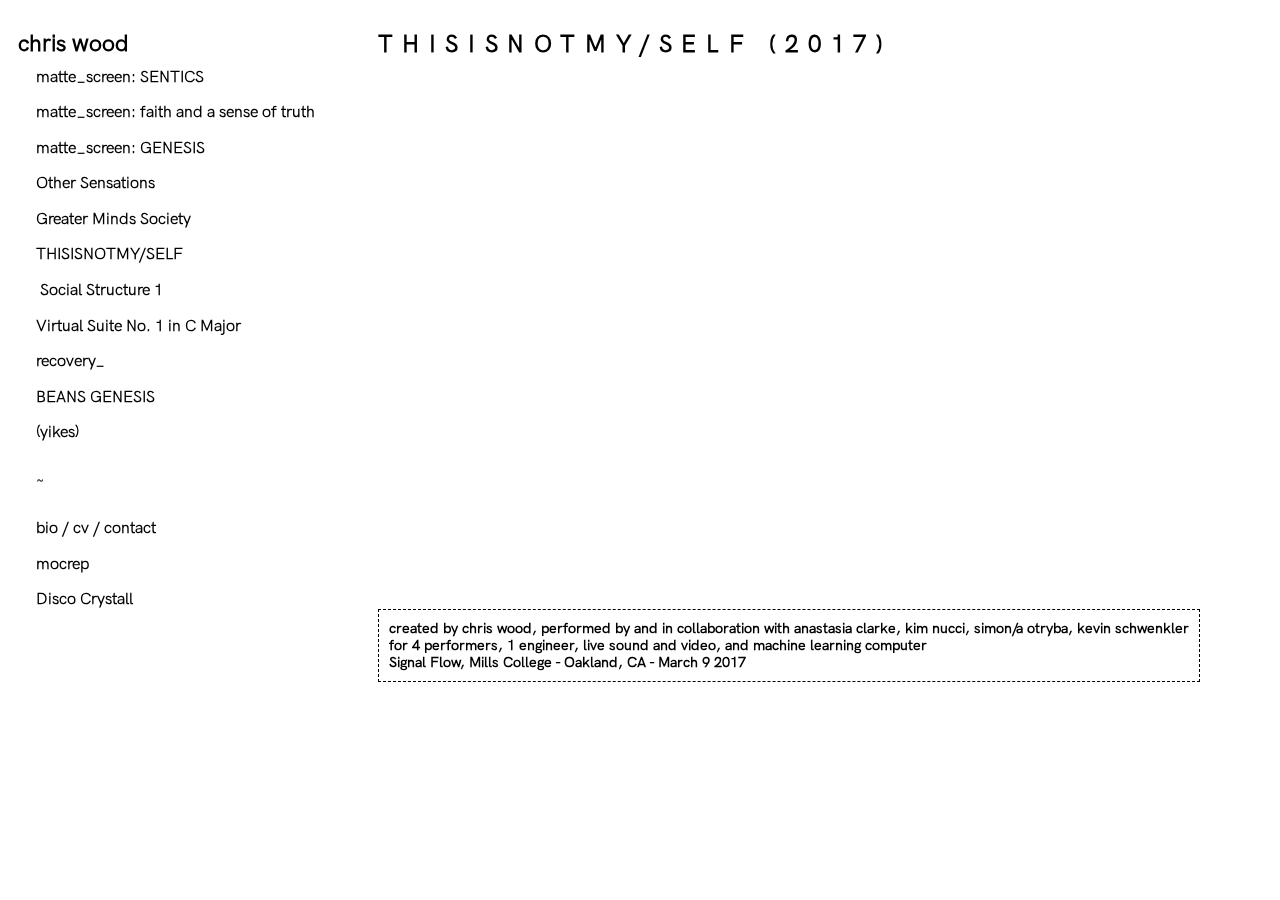
<file: TINMS.html>
<!doctype html>
<html>
<head>
<meta charset="UTF-8">
	<title>chris wood | TINM/S</title>
	<link href="CSS/stylesheet_v1.css" rel="stylesheet" type="text/css">
</head>

<body>
			<!-- *********************************************  SIDEBAR  ********************************************* -->
		<div class="background">	
		<div class="sidebar">
											
											<!--TITLE-->
				<h1><a class="title" href="index.html" title="Go to home page"><h1> chris wood</h1></a> </h1>
				
											<!--NAV-->
				<div class="sidebar-flex">
					<a href="m_s_sentics.html"><div class="sidebar-item" id="nav1" title="matte screen VDR">
						<h5>matte_screen: SENTICS</h5></div></a>
					<a href="m_s_faith.html"><div class="sidebar-item" id="nav2" title="matte screen 01faith and a sense of truth">
						<h5>matte_screen: faith and a sense of truth</h5></div></a>
					<a href="m_s_genesis.html"><div class="sidebar-item" id="nav3" title="matte screen 00GENESIS">
						<h5>matte_screen: GENESIS</h5></div></a>
					<a href="othersensations.html"#page4""><div class="sidebar-item" id="nav4" title="Other Sensations">
						<h5>Other Sensations</h5>
						</div></a>
					<a href="GMS.html"><div class="sidebar-item" id="nav5" title="Greater Minds Society">
						<h5>Greater Minds Society</h5></div></a>
					<a href="TINMS.html"><div class="sidebar-item" id="nav6" title="This is not my self">
						<h5>THISISNOTMY/SELF</h5></div></a>
					<a href="socialstructure1.html"><div class="sidebar-item" id="nav7" title="Social Structure 1">
						<h5>&nbsp;Social Structure 1</h5></div></a>
					<a href="virtualsuite.html"><div class="sidebar-item" id="nav8">
						<h5>Virtual Suite No. 1 in C Major</h5></div></a>
					<a href="recovery.html"><div class="sidebar-item" id="nav9" title="recovery">
						<h5>recovery_</h5></div></a>
					<a href="BEANSGENESIS.html"><div class="sidebar-item" id="nav10" title="Beans genesis">
						<h5>BEANS GENESIS</h5></div></a>
					<a href="yikes.html"><div class="sidebar-item" id="nav11" title="yikes">
						<h5>&#40;yikes&#41;</h5></div></a>
	<h5>~</h5>
					<a href="about.html"><div class="sidebar-item right" id="nav12" title="bio/cv/contact">
						<h5>bio / cv / contact</h5></div></a>
					<a href="http://www.mocrep.org/" target="_blank"><div class="sidebar-item right" id="nav13" title="about mocrep">
						<h5>mocrep</h5></div></a>
					<a href="discocrystall.html"><div class="sidebar-item right" id="nav14" title="about disco crystall">
						<h5>Disco Crystall</h5></div></a>
				</div>
			</div>
		
		
<!-- *********************************************  MAIN CONTENT  ********************************************* -->
		<div class="maincontent"> 
					<!-- ************  THISISNOTMY/SELF  ************ -->
			<div id="page6" class="block">
				<h2>THISISNOTMY/SELF (2017)</h2>
				<div style="padding:56.25% 0 0 0;position:relative;"><iframe src="https://player.vimeo.com/video/223506735" style="position:absolute;top:0;left:0;width:100%;height:100%;" frameborder="0" allow="autoplay; fullscreen" allowfullscreen></iframe></div><script src="https://player.vimeo.com/api/player.js"></script>
				<div class="description-text">
					<h4>created by chris wood, performed by and in collaboration with anastasia clarke, kim nucci, simon/a otryba, kevin schwenkler
					</br>for 4 performers, 1 engineer, live sound and video, and machine learning computer
					</br>Signal Flow, Mills College - Oakland, CA - March 9 2017</h4>
				</div>
			</div>
</div>
</body>
</html>
</file>
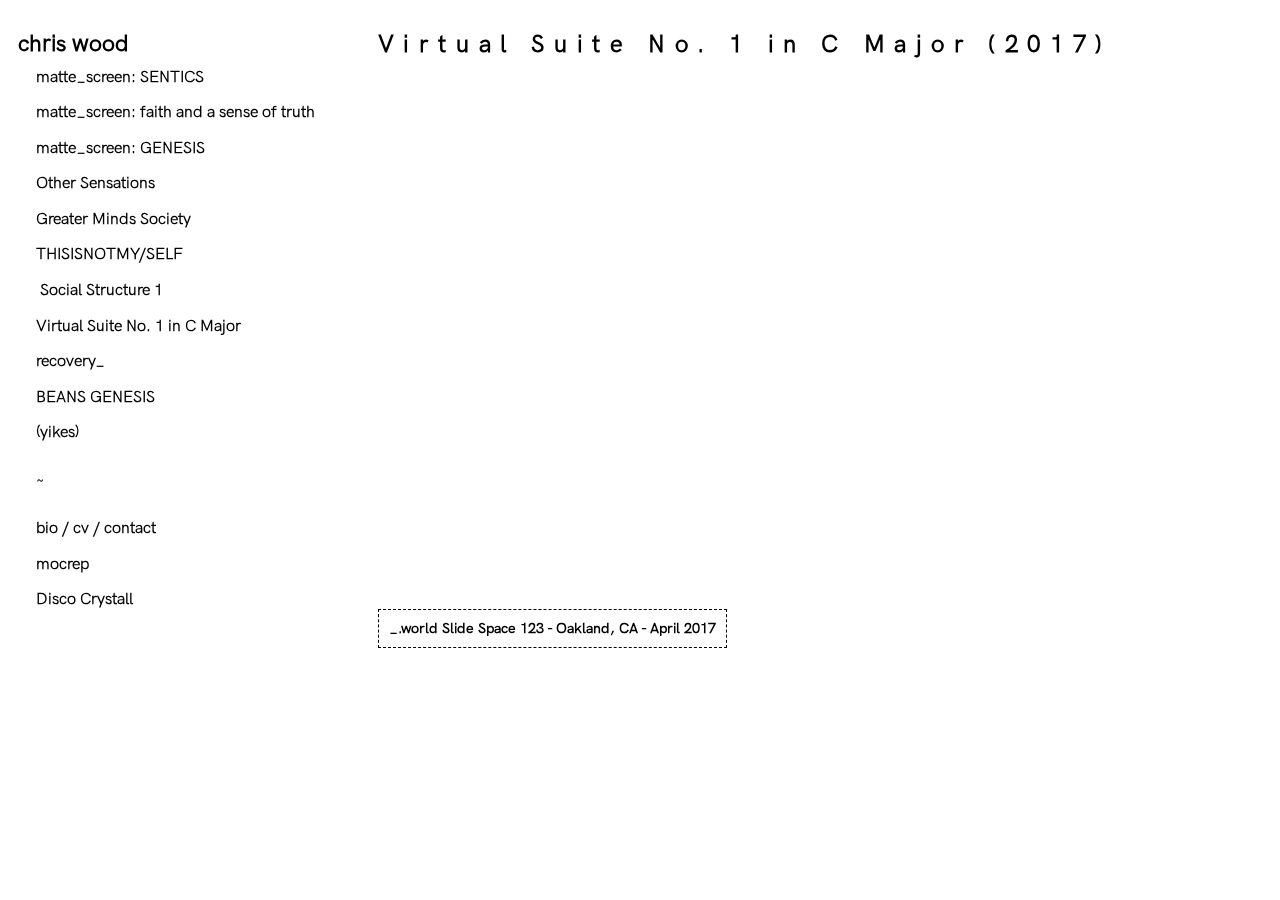
<file: virtualsuite.html>
<!doctype html>
<html>
<head>
<meta charset="UTF-8">
	<title>chris wood | Virtual Suite No. 1</title>
	<link href="CSS/stylesheet_v1.css" rel="stylesheet" type="text/css">
</head>

<body>
					<!-- *********************************************  SIDEBAR  ********************************************* -->
		<div class="background">	
		<div class="sidebar">
											
											<!--TITLE-->
				<h1><a class="title" href="index.html" title="Go to home page"><h1> chris wood</h1></a> </h1>
				
											<!--NAV-->
				<div class="sidebar-flex">
					<a href="m_s_sentics.html"><div class="sidebar-item" id="nav1" title="matte screen VDR">
						<h5>matte_screen: SENTICS</h5></div></a>
					<a href="m_s_faith.html"><div class="sidebar-item" id="nav2" title="matte screen 01faith and a sense of truth">
						<h5>matte_screen: faith and a sense of truth</h5></div></a>
					<a href="m_s_genesis.html"><div class="sidebar-item" id="nav3" title="matte screen 00GENESIS">
						<h5>matte_screen: GENESIS</h5></div></a>
					<a href="othersensations.html"#page4""><div class="sidebar-item" id="nav4" title="Other Sensations">
						<h5>Other Sensations</h5>
						</div></a>
					<a href="GMS.html"><div class="sidebar-item" id="nav5" title="Greater Minds Society">
						<h5>Greater Minds Society</h5></div></a>
					<a href="TINMS.html"><div class="sidebar-item" id="nav6" title="This is not my self">
						<h5>THISISNOTMY/SELF</h5></div></a>
					<a href="socialstructure1.html"><div class="sidebar-item" id="nav7" title="Social Structure 1">
						<h5>&nbsp;Social Structure 1</h5></div></a>
					<a href="virtualsuite.html"><div class="sidebar-item" id="nav8">
						<h5>Virtual Suite No. 1 in C Major</h5></div></a>
					<a href="recovery.html"><div class="sidebar-item" id="nav9" title="recovery">
						<h5>recovery_</h5></div></a>
					<a href="BEANSGENESIS.html"><div class="sidebar-item" id="nav10" title="Beans genesis">
						<h5>BEANS GENESIS</h5></div></a>
					<a href="yikes.html"><div class="sidebar-item" id="nav11" title="yikes">
						<h5>&#40;yikes&#41;</h5></div></a>
	<h5>~</h5>
					<a href="about.html"><div class="sidebar-item right" id="nav12" title="bio/cv/contact">
						<h5>bio / cv / contact</h5></div></a>
					<a href="http://www.mocrep.org/" target="_blank"><div class="sidebar-item right" id="nav13" title="about mocrep">
						<h5>mocrep</h5></div></a>
					<a href="discocrystall.html"><div class="sidebar-item right" id="nav14" title="about disco crystall">
						<h5>Disco Crystall</h5></div></a>
				</div>
			</div>
		
		
<!-- *********************************************  MAIN CONTENT  ********************************************* -->
		<div class="maincontent"> 
			<!-- ************  Virtual Suite  ************ -->
			<div id="page8" class="block">
				<h2>Virtual Suite No. 1 in C Major (2017)</h2>
				<div style="padding:56.25% 0 0 0;position:relative;"><iframe src="https://player.vimeo.com/video/223701904?title=0&byline=0&portrait=0" style="position:absolute;top:0;left:0;width:100%;height:100%;" frameborder="0" allow="autoplay; fullscreen" allowfullscreen></iframe></div><script src="https://player.vimeo.com/api/player.js"></script>
				<div class="description-text">
					<h4> _.world Slide Space 123 - Oakland, CA - April 2017</h4>
				</div>
			</div>
	</div>
</body>
</html>
</file>
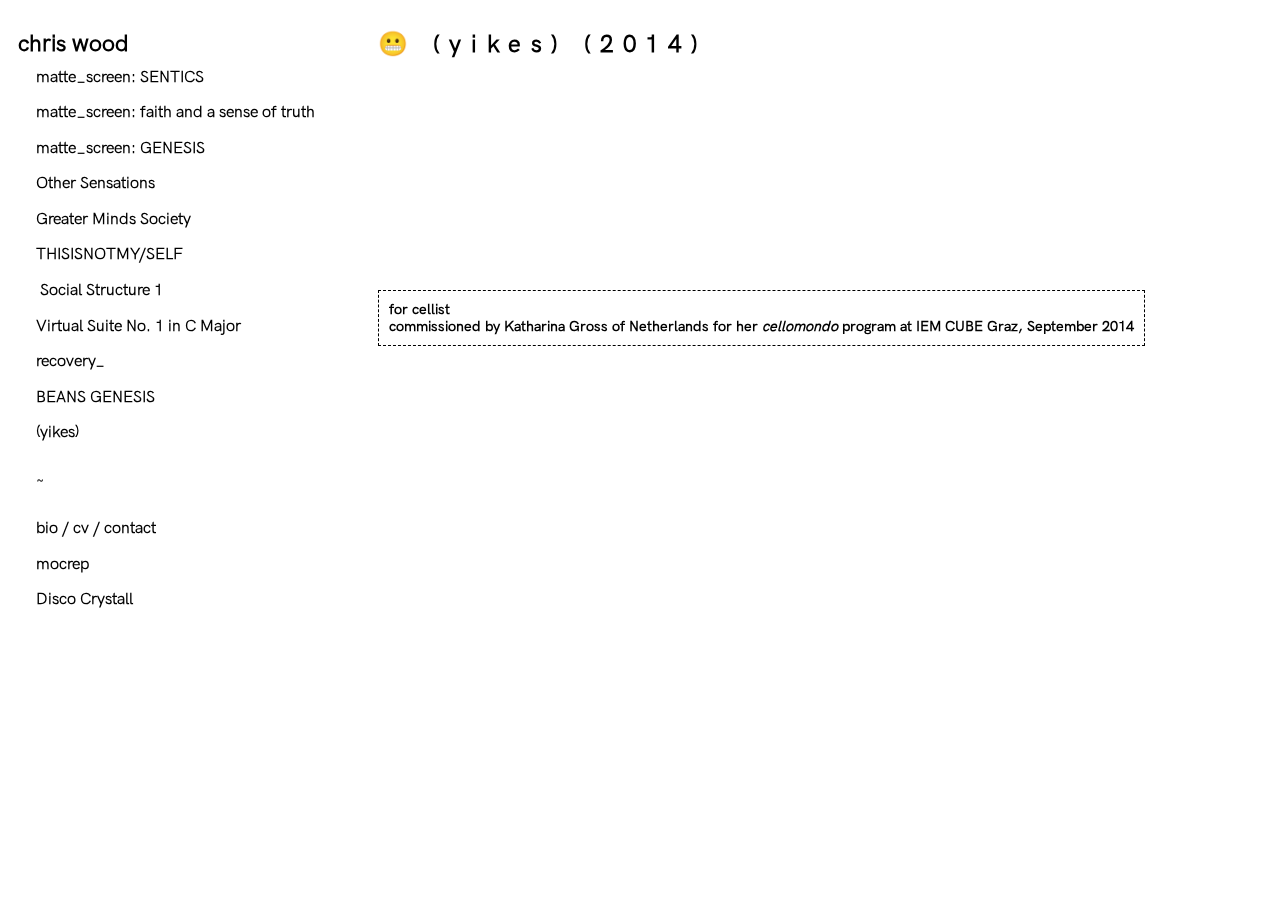
<file: yikes.html>
<!doctype html>
<html>
<head>
<meta charset="UTF-8">
	<title>chris wood | (yikes)</title>
	<link href="CSS/stylesheet_v1.css" rel="stylesheet" type="text/css">
</head>

<body>
							<!-- *********************************************  SIDEBAR  ********************************************* -->
		<div class="background">	
		<div class="sidebar">
											
											<!--TITLE-->
				<h1><a class="title" href="index.html" title="Go to home page"><h1> chris wood</h1></a> </h1>
				
											<!--NAV-->
				<div class="sidebar-flex">
					<a href="m_s_sentics.html"><div class="sidebar-item" id="nav1" title="matte screen VDR">
						<h5>matte_screen: SENTICS</h5></div></a>
					<a href="m_s_faith.html"><div class="sidebar-item" id="nav2" title="matte screen 01faith and a sense of truth">
						<h5>matte_screen: faith and a sense of truth</h5></div></a>
					<a href="m_s_genesis.html"><div class="sidebar-item" id="nav3" title="matte screen 00GENESIS">
						<h5>matte_screen: GENESIS</h5></div></a>
					<a href="othersensations.html"#page4""><div class="sidebar-item" id="nav4" title="Other Sensations">
						<h5>Other Sensations</h5>
						</div></a>
					<a href="GMS.html"><div class="sidebar-item" id="nav5" title="Greater Minds Society">
						<h5>Greater Minds Society</h5></div></a>
					<a href="TINMS.html"><div class="sidebar-item" id="nav6" title="This is not my self">
						<h5>THISISNOTMY/SELF</h5></div></a>
					<a href="socialstructure1.html"><div class="sidebar-item" id="nav7" title="Social Structure 1">
						<h5>&nbsp;Social Structure 1</h5></div></a>
					<a href="virtualsuite.html"><div class="sidebar-item" id="nav8">
						<h5>Virtual Suite No. 1 in C Major</h5></div></a>
					<a href="recovery.html"><div class="sidebar-item" id="nav9" title="recovery">
						<h5>recovery_</h5></div></a>
					<a href="BEANSGENESIS.html"><div class="sidebar-item" id="nav10" title="Beans genesis">
						<h5>BEANS GENESIS</h5></div></a>
					<a href="yikes.html"><div class="sidebar-item" id="nav11" title="yikes">
						<h5>&#40;yikes&#41;</h5></div></a>
	<h5>~</h5>
					<a href="about.html"><div class="sidebar-item right" id="nav12" title="bio/cv/contact">
						<h5>bio / cv / contact</h5></div></a>
					<a href="http://www.mocrep.org/" target="_blank"><div class="sidebar-item right" id="nav13" title="about mocrep">
						<h5>mocrep</h5></div></a>
					<a href="discocrystall.html"><div class="sidebar-item right" id="nav14" title="about disco crystall">
						<h5>Disco Crystall</h5></div></a>
				</div>
			</div>
		
		
<!-- *********************************************  MAIN CONTENT  ********************************************* -->
		<div class="maincontent"> 
					<!-- ************  BEANS GENESIS  ************ -->
			<div id="page9" class="block">
				<h2>😬 (yikes) (2014)</h2>
				<iframe width="100%" height="166" scrolling="no" frameborder="no" allow="autoplay" src="https://w.soundcloud.com/player/?url=https%3A//api.soundcloud.com/tracks/212327325&color=%2322170e&auto_play=false&hide_related=false&show_comments=true&show_user=true&show_reposts=false&show_teaser=true"></iframe>
				<div class="description-text">
					 <h4> for cellist
					 </br>commissioned by Katharina Gross of Netherlands for her <em>cellomondo</em> program at IEM CUBE Graz, September 2014</h4>
				</div>
</div>
</body>
</html>
</file>
<file: CSS/stylesheet_v1.css>
/* Fonts
------------------------------------*/

@charset "UTF-8";
/* CSS Document */
@font-face {
	font-family: "titles";
	src:url("fonts/hk-grotesk/HKGrotesk-RegularLegacy.otf");
}
@font-face {
	font-family: "body";
	src:url("fonts/hk-grotesk/HKGrotesk-LightLegacy.otf");
}

/* Fonts
------------------------------------*/

@keyframes {
	0% {
		transform:translate(0)
	}
	50% {
		transform:translate(1100px)
	}
}


/* Colors
------------------------------------

cool gray/purple: #D8D8F6
black: #000
darker gray: #D0CDD7


/* Global Styles
------------------------------------*/

html, body, .everything {
	margin: 0;
}
body {
	font-family: "body";
	font-size: 1em;
	width: 100%;
	margin-right: auto;
	margin-left: auto;
	padding: 0;
	background: #fff;
}

a {
	font-family: "body";
	color: #000;
	text-decoration: none;
}

p {
	color:#000;
	font-size: 1em;
}

h1 {
	color:#000;
	font-family: "titles";
	padding: 0;
	margin: 0;
	font-size: 1.2em;
}

h2 {
	color:#000;
	font-family: "titles";
	font-size: 1.5em;
	letter-spacing: 0.4em;
	margin: 30px 0;
}

h4 {
	font-family: "titles";
	color: #000;
	font-size: 0.9em;
	
}

img {
	max-height: 100%;
	max-width: 100%;
}

/*
body {
	background-image: url("../media/shadow.png");
	background-repeat: no-repeat;
	background-size: cover;
	background-position: center;
	background-attachment: fixed;
}
*/

.maincontent {
	overflow: auto;
	padding: 0 2.5%;
	max-width: 68%;
	width: 68%;
	right: 0;
	position:absolute;
}


div.description-text {
	margin-top: 30px;
	display: inline-block;
	width: auto;
}

div.image {
	text-align: center;
}

.description-text {
	border: thin #000 dashed;
	margin: 0;
}

.description-text h4, p {
	padding: 10px;
	margin: 0;
}

/* CHRIS WOOD
------------------------------------*/
.title h1 {
	color: #000;
	text-decoration: none;
	padding-top: 30px;
	padding-left: 5%;
}

/* side bar
------------------------------------*/

.sidebar {
	position: fixed;
	margin-top: 0;
	margin-left: 0;
	padding:0;
	overflow: auto;
	left: 0;
	width: 28%;
	height: 100%;
}

/*
.sidebar-bg {
	background-image: url("../media/mirror.jpg");
	padding-left: 4%;
	margin: 20px 0 0 20px;
	overflow:auto;
}
*/

div.sidebar-flex {
	display: flex;
	flex-flow: column wrap;
	width: 100%;
	align-content: left;
	margin: 0;
	padding-left: 10%;
	word-wrap: break-word;
	overflow: auto;
}

.sidebar-flex a {
	padding-top: 1%;
	overflow: auto;
	color: #000;
	text-decoration: none;
}

/*
.sidebar-item:hover {
	background-color: rgba(153,142,196,0.50);
}
*/

.sidebar-item > h5 {
	font-size: 1em;
	line-height: 2em;
	word-wrap: break-word;
	overflow: auto;
	text-align: justify;
	color: #000;
	text-decoration: none;
	padding: 0;
	margin: 0;
}

.sidebar-item div {
	margin-left: 5px;
	overflow: auto;
	white-space: nowrap;
}

.sidebar-item.right-align h5 {
	display: flex;
	text-align: right;
}



/* homepage
------------------------------------*/
/*
#fingertips {
  right: 0;
  bottom: 0;
  min-width: 100%;
  min-height: 100%;
}
*/


/* FAITH
------------------------------------*/


.FAITH-images {
  	display: flex;
	grid-template-columns: 1fr 1fr;
	column-gap: 5px;
}

.FAITH-item {
	box-sizing: border-box;
	padding: 5px;
	flex: 0 0 50%;
}

/* GENESIS
------------------------------------*/
.pdfobject-container { height: 30rem; border: 1rem solid rgba(0,0,0,.1);
}



/* bio / cv / contact
------------------------------------*/

	
div.bio-image {
	padding-top: 50px;
}
	
ul.biolinks
{
list-style-type: none;
padding: 0;
margin: 0;
text-align: right;
}

li.biolinks
{
background-image: url(arrow.gif);
background-repeat: no-repeat;
background-position: 100% .4em;
padding-right: .6em;
}

a.bioLinks:hover {
	color: #D8BEDA;
}

#links > ul > .active{
	background: white; /* old browsers */
	cursor:pointer;
}

/* Disco Crystall
------------------------------------*/

@media (max-width: 400px) {
	.disco-grid {
		display: block;
	}
}

.disco-grid {
	display: block;
	justify-content: space-between;
}

.disco-grid .disco-item {
	flex: 0 0 50%;
	width: 50%;
}
</file>
